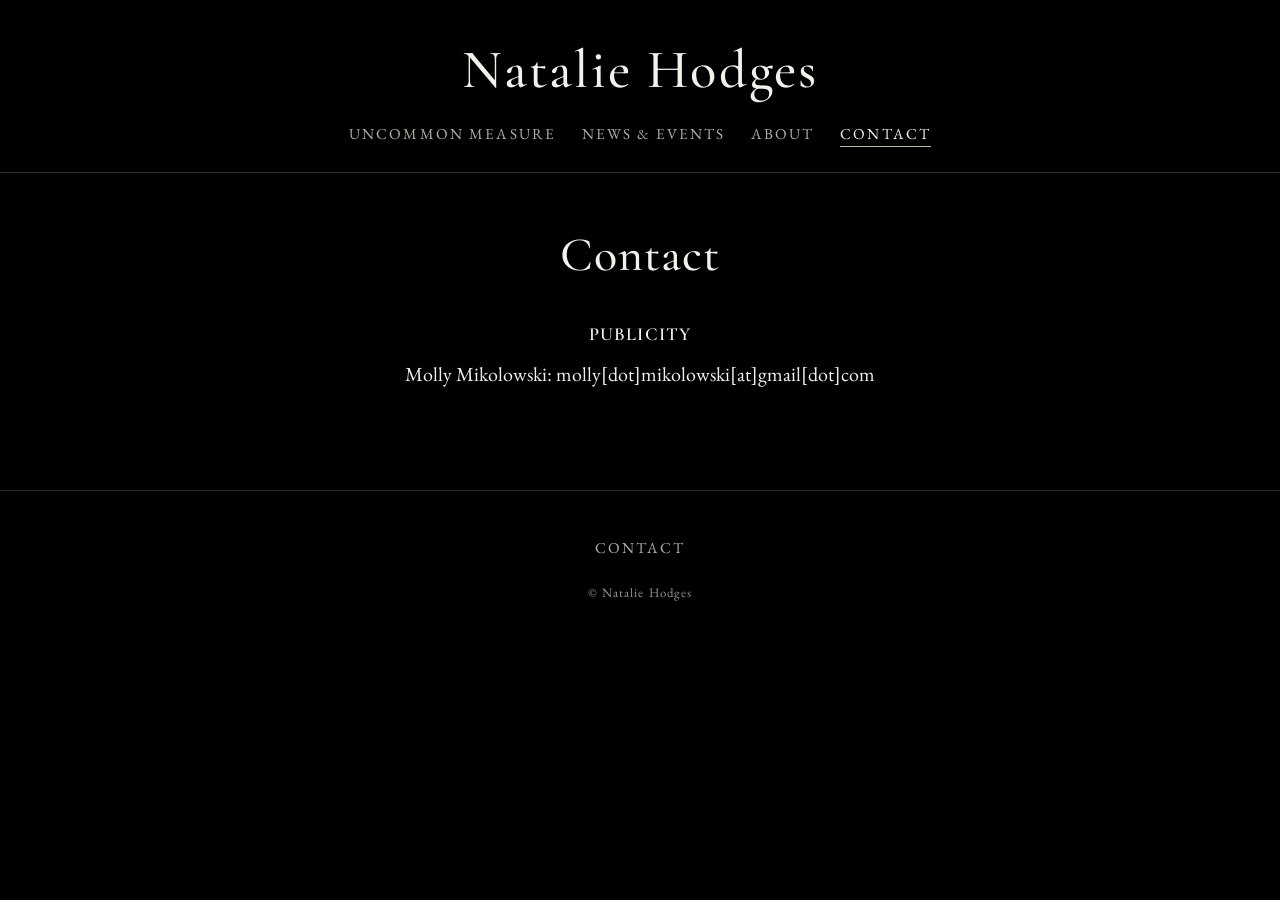
<file: contact.html>
<!DOCTYPE html>
<html lang="en">
<head>
  <meta charset="utf-8">
  <meta name="viewport" content="width=device-width, initial-scale=1">
  <title>Contact — Natalie Hodges</title>
  <meta name="description" content="Contact and publicity information for Natalie Hodges.">
  <link rel="stylesheet" href="css/style.css">
</head>
<body>
  <a class="skip-link" href="#main">Skip to Content</a>

  <header class="site-header">
    <h1 class="site-title"><a href="index.html">Natalie Hodges</a></h1>
    <nav class="site-nav" aria-label="Primary">
      <ul>
        <li><a href="uncommon-measure.html">Uncommon Measure</a></li>
        <li><a href="news.html">News &amp; Events</a></li>
        <li><a href="about.html">About</a></li>
        <li><a href="contact.html" aria-current="page">Contact</a></li>
      </ul>
    </nav>
  </header>

  <main id="main">
    <h2 class="page-title">Contact</h2>
    <div class="contact-block">
      <h4>Publicity</h4>
      <p>Molly Mikolowski: molly[dot]mikolowski[at]gmail[dot]com</p>
    </div>
  </main>

  <footer class="site-footer">
    <a class="footer-link" href="contact.html">Contact</a>
    <span class="copyright">&copy; Natalie Hodges</span>
  </footer>
</body>
</html>
</file>
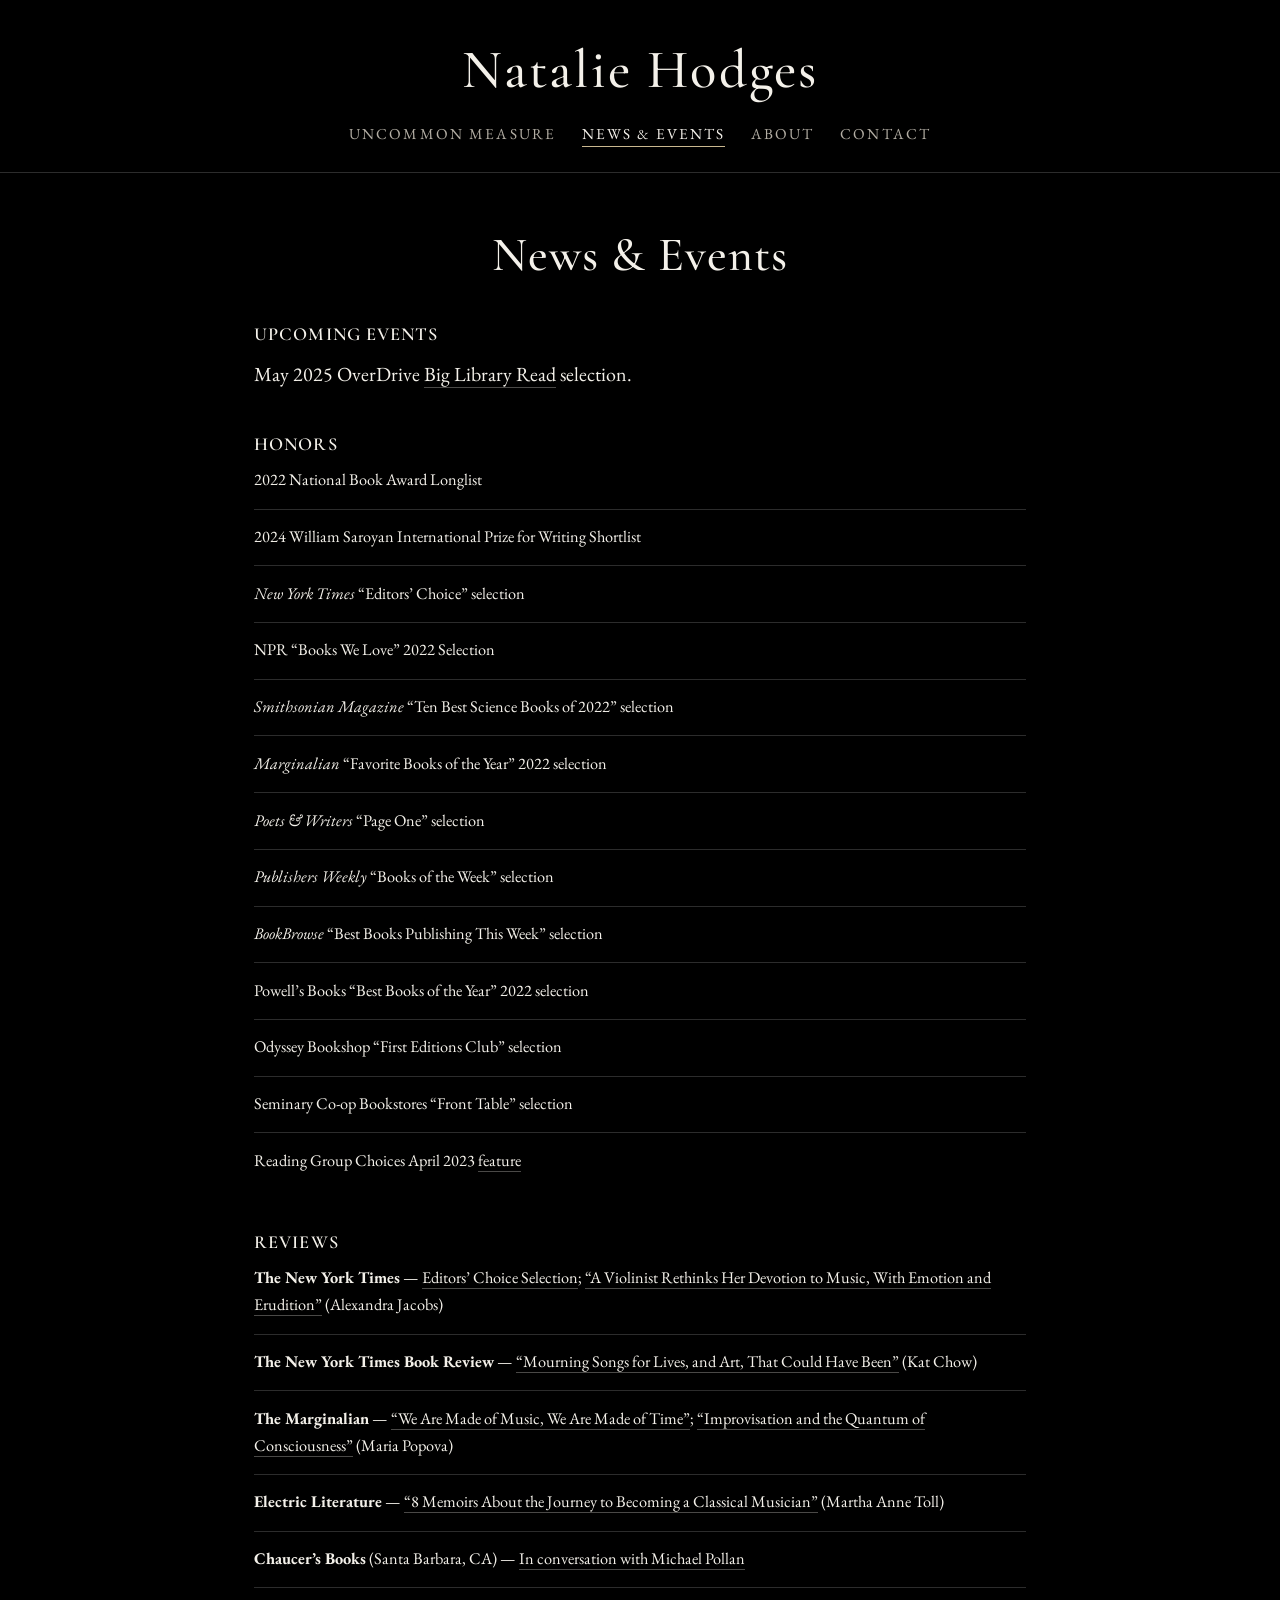
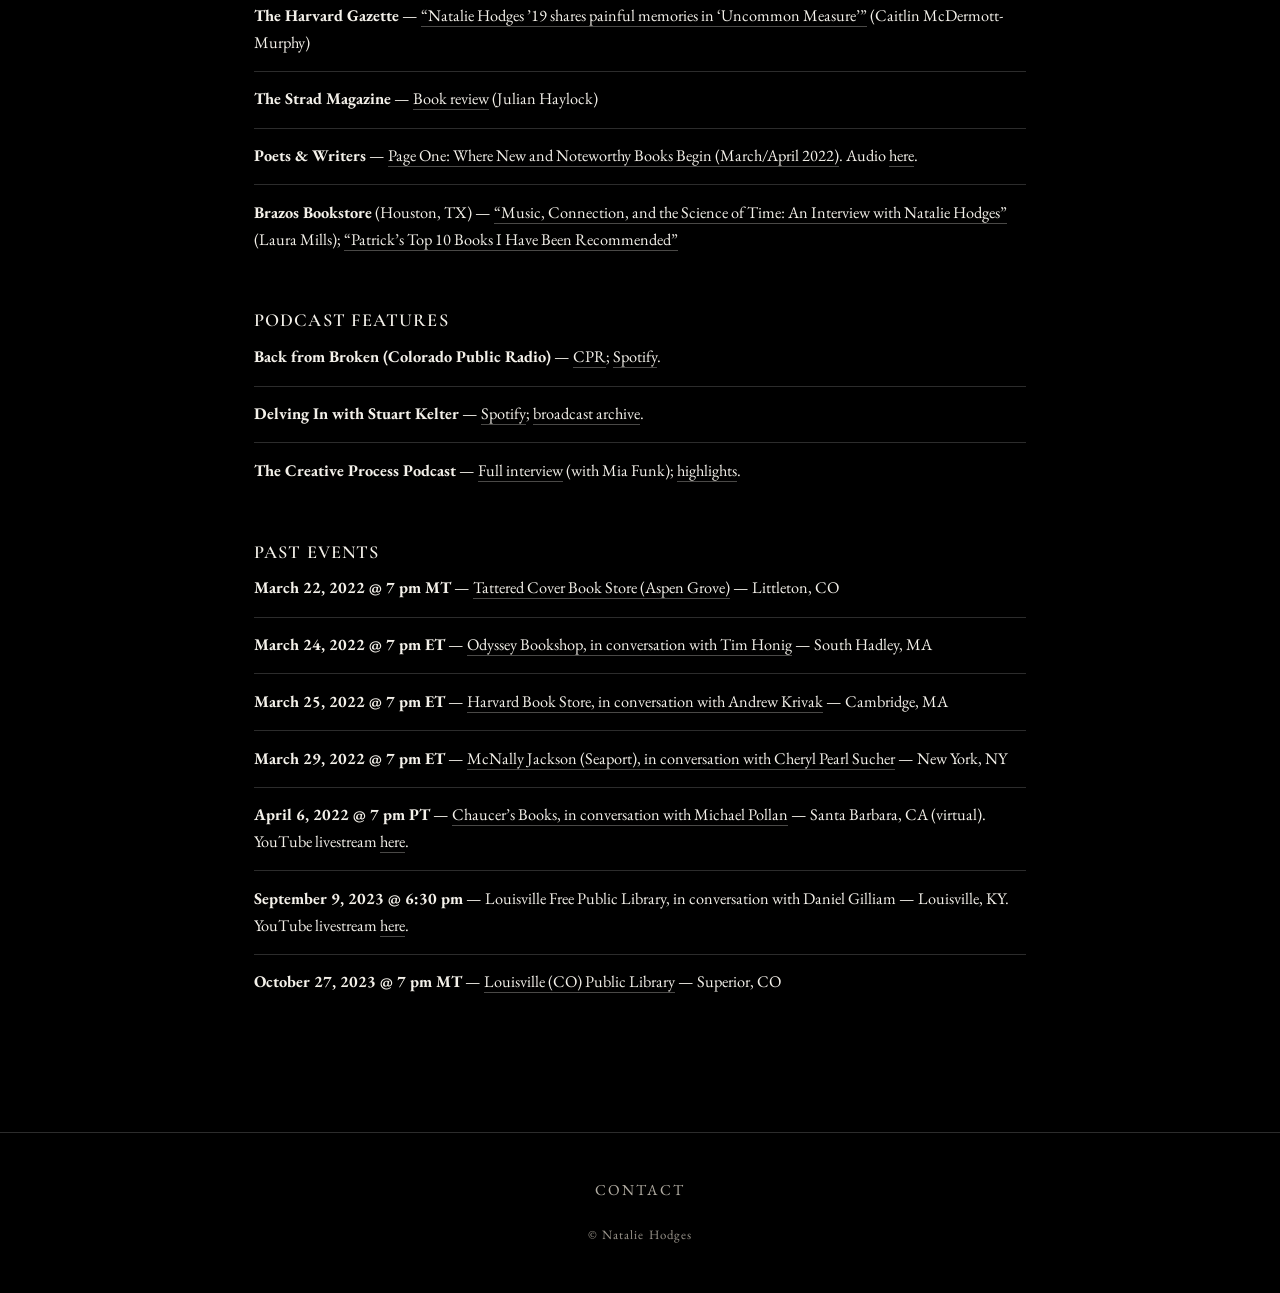
<file: news.html>
<!DOCTYPE html>
<html lang="en">
<head>
  <meta charset="utf-8">
  <meta name="viewport" content="width=device-width, initial-scale=1">
  <title>News &amp; Events — Natalie Hodges</title>
  <meta name="description" content="News, honors, reviews, podcast features, and events for Natalie Hodges and Uncommon Measure.">
  <link rel="stylesheet" href="css/style.css">
</head>
<body>
  <a class="skip-link" href="#main">Skip to Content</a>

  <header class="site-header">
    <h1 class="site-title"><a href="index.html">Natalie Hodges</a></h1>
    <nav class="site-nav" aria-label="Primary">
      <ul>
        <li><a href="uncommon-measure.html">Uncommon Measure</a></li>
        <li><a href="news.html" aria-current="page">News &amp; Events</a></li>
        <li><a href="about.html">About</a></li>
        <li><a href="contact.html">Contact</a></li>
      </ul>
    </nav>
  </header>

  <main id="main">
    <h2 class="page-title">News &amp; Events</h2>

    <section class="news-section">
      <h4>Upcoming Events</h4>
      <p>May 2025 OverDrive <a href="https://www.biglibraryread.com/" target="_blank" rel="noopener">Big Library Read</a> selection.</p>
    </section>

    <section class="news-section">
      <h4>Honors</h4>
      <ul class="news-list">
        <li>2022 National Book Award Longlist</li>
        <li>2024 William Saroyan International Prize for Writing Shortlist</li>
        <li><em>New York Times</em> &ldquo;Editors&rsquo; Choice&rdquo; selection</li>
        <li>NPR &ldquo;Books We Love&rdquo; 2022 Selection</li>
        <li><em>Smithsonian Magazine</em> &ldquo;Ten Best Science Books of 2022&rdquo; selection</li>
        <li><em>Marginalian</em> &ldquo;Favorite Books of the Year&rdquo; 2022 selection</li>
        <li><em>Poets &amp; Writers</em> &ldquo;Page One&rdquo; selection</li>
        <li><em>Publishers Weekly</em> &ldquo;Books of the Week&rdquo; selection</li>
        <li><em>BookBrowse</em> &ldquo;Best Books Publishing This Week&rdquo; selection</li>
        <li>Powell&rsquo;s Books &ldquo;Best Books of the Year&rdquo; 2022 selection</li>
        <li>Odyssey Bookshop &ldquo;First Editions Club&rdquo; selection</li>
        <li>Seminary Co-op Bookstores &ldquo;Front Table&rdquo; selection</li>
        <li>Reading Group Choices April 2023 <a href="https://readinggroupchoices.com/books/uncommon-measure/" target="_blank" rel="noopener">feature</a></li>
      </ul>
    </section>

    <section class="news-section">
      <h4>Reviews</h4>
      <ul class="news-list">
        <li><strong>The New York Times</strong> &mdash; <a href="https://www.nytimes.com/2022/04/07/books/review/12-new-books-we-recommend-this-week.html" target="_blank" rel="noopener">Editors&rsquo; Choice Selection</a>; <a href="https://www.nytimes.com/2022/03/28/books/review-uncommon-measure-natalie-hodges.html" target="_blank" rel="noopener">&ldquo;A Violinist Rethinks Her Devotion to Music, With Emotion and Erudition&rdquo;</a> (Alexandra Jacobs)</li>
        <li><strong>The New York Times Book Review</strong> &mdash; <a href="https://www.nytimes.com/2022/04/13/books/review/the-unwritten-book-samantha-hunt-uncommon-measure-natalie-hodges-dear-damage-ashley-marie-farmer.html" target="_blank" rel="noopener">&ldquo;Mourning Songs for Lives, and Art, That Could Have Been&rdquo;</a> (Kat Chow)</li>
        <li><strong>The Marginalian</strong> &mdash; <a href="https://www.themarginalian.org/2022/04/12/uncommon-measure-natalie-hodges/" target="_blank" rel="noopener">&ldquo;We Are Made of Music, We Are Made of Time&rdquo;</a>; <a href="https://www.themarginalian.org/2022/07/06/improvisation/" target="_blank" rel="noopener">&ldquo;Improvisation and the Quantum of Consciousness&rdquo;</a> (Maria Popova)</li>
        <li><strong>Electric Literature</strong> &mdash; <a href="https://electricliterature.com/memoirs-about-the-challenging-journey-to-becoming-a-classical-musician/" target="_blank" rel="noopener">&ldquo;8 Memoirs About the Journey to Becoming a Classical Musician&rdquo;</a> (Martha Anne Toll)</li>
        <li><strong>Chaucer&rsquo;s Books</strong> (Santa Barbara, CA) &mdash; <a href="https://www.youtube.com/watch?v=U78BUl-PN78" target="_blank" rel="noopener">In conversation with Michael Pollan</a></li>
        <li><strong>The Harvard Gazette</strong> &mdash; <a href="https://news.harvard.edu/gazette/story/2022/04/natalie-hodges-19-shares-painful-memories-in-uncommon-measure/" target="_blank" rel="noopener">&ldquo;Natalie Hodges &rsquo;19 shares painful memories in &lsquo;Uncommon Measure&rsquo;&rdquo;</a> (Caitlin McDermott-Murphy)</li>
        <li><strong>The Strad Magazine</strong> &mdash; <a href="https://www.thestrad.com/reviews/book-review-uncommon-measure-a-journey-through-music-performance-and-the-science-of-time/15269.article" target="_blank" rel="noopener">Book review</a> (Julian Haylock)</li>
        <li><strong>Poets &amp; Writers</strong> &mdash; <a href="https://www.pw.org/content/page_one_where_new_and_noteworthy_books_begin_108" target="_blank" rel="noopener">Page One: Where New and Noteworthy Books Begin (March/April 2022)</a>. Audio <a href="https://www.pw.org/content/uncommon_measure_a_journey_through_music_performance_and_the_science_of_time_by_natalie" target="_blank" rel="noopener">here</a>.</li>
        <li><strong>Brazos Bookstore</strong> (Houston, TX) &mdash; <a href="https://www.brazosbookstore.com/music-connection-and-science-time-interview-natalie-hodges" target="_blank" rel="noopener">&ldquo;Music, Connection, and the Science of Time: An Interview with Natalie Hodges&rdquo;</a> (Laura Mills); <a href="https://www.brazosbookstore.com/patricks-top-10-books-i-have-been-recommended" target="_blank" rel="noopener">&ldquo;Patrick&rsquo;s Top 10 Books I Have Been Recommended&rdquo;</a></li>
      </ul>
    </section>

    <section class="news-section">
      <h4>Podcast Features</h4>
      <ul class="news-list">
        <li><strong>Back from Broken (Colorado Public Radio)</strong> &mdash; <a href="https://www.cpr.org/podcast-episode/natalie-hodges/" target="_blank" rel="noopener">CPR</a>; <a href="https://open.spotify.com/episode/1C7KCAWWO61XiPq7ryOvFq?si=1ecdb8b7d095482d" target="_blank" rel="noopener">Spotify</a>.</li>
        <li><strong>Delving In with Stuart Kelter</strong> &mdash; <a href="https://open.spotify.com/show/4v0hZRU29ian74qK5G5inJ" target="_blank" rel="noopener">Spotify</a>; <a href="https://www.lccommunityradio.org/archives/delving-in-natalie-hodges-on-her-journey-through-music-performance-and-the-science-of-time" target="_blank" rel="noopener">broadcast archive</a>.</li>
        <li><strong>The Creative Process Podcast</strong> &mdash; <a href="https://open.spotify.com/episode/5GSYVGqNr8jMDURMeNaUHo?si=8cdf5fae1ff24f4d" target="_blank" rel="noopener">Full interview</a> (with Mia Funk); <a href="https://open.spotify.com/episode/5IUwribjKbDaxvfNtXcb7I?si=de7fce6f81e940d6" target="_blank" rel="noopener">highlights</a>.</li>
      </ul>
    </section>

    <section class="news-section">
      <h4>Past Events</h4>
      <ul class="news-list">
        <li><strong>March 22, 2022 @ 7 pm MT</strong> &mdash; <a href="https://www.tatteredcover.com/event/natalie-hodges-live-aspen-grove" target="_blank" rel="noopener">Tattered Cover Book Store (Aspen Grove)</a> &mdash; Littleton, CO</li>
        <li><strong>March 24, 2022 @ 7 pm ET</strong> &mdash; <a href="https://www.odysseybks.com/event/natalie-hodges-person" target="_blank" rel="noopener">Odyssey Bookshop, in conversation with Tim Honig</a> &mdash; South Hadley, MA</li>
        <li><strong>March 25, 2022 @ 7 pm ET</strong> &mdash; <a href="https://www.harvard.com/event/natalie_hodges/" target="_blank" rel="noopener">Harvard Book Store, in conversation with Andrew Krivak</a> &mdash; Cambridge, MA</li>
        <li><strong>March 29, 2022 @ 7 pm ET</strong> &mdash; <a href="https://www.mcnallyjackson.com/event/book-launch-uncommon-measure-natalie-hodges" target="_blank" rel="noopener">McNally Jackson (Seaport), in conversation with Cheryl Pearl Sucher</a> &mdash; New York, NY</li>
        <li><strong>April 6, 2022 @ 7 pm PT</strong> &mdash; <a href="https://www.chaucersbooks.com/event/virtual-event-author-natalie-hodges-discussion-michael-pollan" target="_blank" rel="noopener">Chaucer&rsquo;s Books, in conversation with Michael Pollan</a> &mdash; Santa Barbara, CA (virtual). YouTube livestream <a href="https://www.youtube.com/watch?v=U78BUl-PN78" target="_blank" rel="noopener">here</a>.</li>
        <li><strong>September 9, 2023 @ 6:30 pm</strong> &mdash; Louisville Free Public Library, in conversation with Daniel Gilliam &mdash; Louisville, KY. YouTube livestream <a href="https://www.youtube.com/watch?v=RtwneayJgZE&t=812s" target="_blank" rel="noopener">here</a>.</li>
        <li><strong>October 27, 2023 @ 7 pm MT</strong> &mdash; <a href="https://www.louisville-library.org/Home/Components/Calendar/Event/41566/351?curm=10&cury=2023" target="_blank" rel="noopener">Louisville (CO) Public Library</a> &mdash; Superior, CO</li>
      </ul>
    </section>
  </main>

  <footer class="site-footer">
    <a class="footer-link" href="contact.html">Contact</a>
    <span class="copyright">&copy; Natalie Hodges</span>
  </footer>
</body>
</html>
</file>
<file: css/style.css>
/* =========================================================
   Natalie Hodges — site styles
   A clean, literary replica of the original Squarespace look:
   minimal black-on-white palette, refined serif type,
   centered header with the author's name as the title.
   ========================================================= */

@import url('https://fonts.googleapis.com/css2?family=Cormorant+Garamond:ital,wght@0,400;0,500;0,600;1,400;1,500&family=EB+Garamond:ital,wght@0,400;0,500;1,400&display=swap');

:root {
  --bg: #000000;
  --ink: #f4f1ea;
  --ink-soft: #b3aea4;
  --rule: #2c2c2c;
  --link: #f4f1ea;
  --link-hover: #c9b78f;        /* warm muted gold on hover */
  --accent: #c9b78f;
  --maxw: 820px;
  --maxw-wide: 1080px;
  --serif-display: 'Cormorant Garamond', Georgia, 'Times New Roman', serif;
  --serif-body: 'EB Garamond', Georgia, 'Times New Roman', serif;
}

* { box-sizing: border-box; }

html { -webkit-text-size-adjust: 100%; }

body {
  margin: 0;
  background: var(--bg);
  color: var(--ink);
  font-family: var(--serif-body);
  font-size: 20px;
  line-height: 1.65;
  font-weight: 400;
  -webkit-font-smoothing: antialiased;
  text-rendering: optimizeLegibility;
}

img { max-width: 100%; height: auto; display: block; }

a {
  color: var(--link);
  text-decoration: none;
  border-bottom: 1px solid rgba(244,241,234,0.3);
  transition: color 0.2s ease, border-color 0.2s ease;
}

a:hover { color: var(--link-hover); border-color: var(--link-hover); }

/* ---------- Skip link ---------- */
.skip-link {
  position: absolute;
  left: -9999px;
  top: 0;
}
.skip-link:focus {
  left: 1rem;
  top: 1rem;
  background: var(--ink);
  color: var(--bg);
  padding: 0.5rem 1rem;
  z-index: 1000;
  border: none;
}

/* =========================================================
   Header / Navigation
   ========================================================= */
.site-header {
  text-align: center;
  padding: 2.6rem 1.5rem 1.4rem;
  border-bottom: 1px solid var(--rule);
}

.site-title {
  font-family: var(--serif-display);
  font-weight: 500;
  font-size: clamp(2.2rem, 5vw, 3.4rem);
  letter-spacing: 0.04em;
  margin: 0 0 1.1rem;
  line-height: 1.05;
}

.site-title a {
  border-bottom: none;
  color: var(--ink);
}
.site-title a:hover { color: var(--ink); }

.site-nav ul {
  list-style: none;
  margin: 0;
  padding: 0;
  display: flex;
  flex-wrap: wrap;
  justify-content: center;
  gap: 1.6rem;
}

.site-nav a {
  font-family: var(--serif-body);
  font-size: 0.95rem;
  letter-spacing: 0.14em;
  text-transform: uppercase;
  border-bottom: none;
  color: var(--ink-soft);
  padding-bottom: 2px;
}

.site-nav a:hover,
.site-nav a[aria-current="page"] {
  color: var(--ink);
  border-bottom: 1px solid var(--accent);
}

/* =========================================================
   Layout
   ========================================================= */
main {
  max-width: var(--maxw);
  margin: 0 auto;
  padding: 3.4rem 1.5rem 2rem;
}

main.wide { max-width: var(--maxw-wide); }

.page-title {
  font-family: var(--serif-display);
  font-weight: 500;
  font-size: clamp(2rem, 4.5vw, 3rem);
  letter-spacing: 0.02em;
  text-align: center;
  margin: 0 0 2.4rem;
}

h2, h3, h4 {
  font-family: var(--serif-display);
  font-weight: 600;
  line-height: 1.2;
}

h3 { font-size: 1.7rem; margin: 2.4rem 0 1rem; }
h4 {
  font-size: 1.15rem;
  letter-spacing: 0.06em;
  text-transform: uppercase;
  font-weight: 600;
  margin: 2.2rem 0 0.8rem;
  color: var(--ink);
}

p { margin: 0 0 1.2rem; }

.lead { font-size: 1.12rem; }

.center { text-align: center; }

.subtitle {
  font-family: var(--serif-display);
  font-style: italic;
  font-size: clamp(1.3rem, 3vw, 1.7rem);
  text-align: center;
  color: var(--ink-soft);
  margin: -1.4rem 0 2.4rem;
  font-weight: 500;
}

.caption {
  font-style: italic;
  font-size: 0.95rem;
  color: var(--ink-soft);
  text-align: center;
  margin-top: 0.6rem;
}

hr {
  border: none;
  border-top: 1px solid var(--rule);
  margin: 2.6rem 0;
}

/* ---------- Buttons / link rows ---------- */
.button-row {
  display: flex;
  flex-wrap: wrap;
  justify-content: center;
  gap: 1rem;
  margin: 1.8rem 0;
}

.btn {
  font-family: var(--serif-body);
  font-size: 0.9rem;
  letter-spacing: 0.12em;
  text-transform: uppercase;
  padding: 0.7rem 1.5rem;
  border: 1px solid var(--ink);
  color: var(--ink);
  background: transparent;
  transition: background 0.2s ease, color 0.2s ease;
}
.btn:hover {
  background: var(--ink);
  color: var(--bg);
  border-color: var(--ink);
}

/* ---------- Two-column book layout (cover left, text right) ---------- */
.book-layout {
  display: flex;
  flex-wrap: wrap;
  align-items: flex-start;
  gap: 2.6rem;
  margin: 1rem 0 2rem;
}
.book-layout .cover {
  flex: 0 0 300px;
  max-width: 300px;
  margin: 0;
}
.book-layout .cover img { margin: 0; }
.book-layout .content {
  flex: 1 1 320px;
  min-width: 280px;
}
.book-layout .content > :first-child { margin-top: 0; }
/* Center-aligned blocks shouldn't force-center inside the column */
.book-layout .content .praise,
.book-layout .content .button-row { margin-left: 0; margin-right: 0; }
.book-layout .content .praise { text-align: left; }
.book-layout .content .button-row { justify-content: flex-start; }

@media (max-width: 640px) {
  .book-layout { gap: 1.6rem; }
  .book-layout .cover {
    flex-basis: auto;
    max-width: 280px;
    margin: 0 auto;
  }
  .book-layout .content .praise { text-align: center; }
  .book-layout .content .button-row { justify-content: center; }
}

/* ---------- Home hero (large cover, praise spread to the right) ---------- */
.home-hero {
  display: flex;
  flex-wrap: wrap;
  align-items: stretch;
  gap: 3.5rem;
  margin: 1rem 0 2.5rem;
}
.home-hero .cover {
  flex: 0 0 460px;
  max-width: 460px;
  margin: 0;
}
.home-hero .cover img { margin: 0; }
.home-hero .praise {
  flex: 1 1 320px;
  min-width: 280px;
  display: flex;
  flex-direction: column;
  justify-content: space-between;
  text-align: left;
  margin: 0;
  max-width: none;
  padding: 0.5rem 0;
}
.home-hero .praise p {
  font-family: var(--serif-display);
  font-style: italic;
  font-size: clamp(1.4rem, 2.2vw, 1.9rem);
  line-height: 1.25;
  margin: 0;
}
.home-hero .praise p strong { font-weight: 600; }
.home-hero .praise .source { font-style: italic; }

@media (max-width: 760px) {
  .home-hero {
    flex-direction: column;
    align-items: center;
    gap: 2rem;
  }
  .home-hero .cover { flex-basis: auto; max-width: 360px; }
  .home-hero .praise {
    text-align: center;
    justify-content: flex-start;
    gap: 1.4rem;
  }
}

/* ---------- Home hero ---------- */
.hero-cover {
  max-width: 420px;
  margin: 0 auto 2rem;
}

.praise {
  text-align: center;
  margin: 2rem auto;
  max-width: 640px;
}
.praise p {
  font-family: var(--serif-display);
  font-size: 1.35rem;
  margin: 0.4rem 0;
}
.praise .source { font-style: italic; }

/* ---------- Book page ---------- */
.book-cover { max-width: 380px; margin: 2.4rem auto; }

.praise-list blockquote {
  margin: 0 0 1.8rem;
  padding-left: 1.2rem;
  border-left: 2px solid var(--rule);
  font-size: 1.05rem;
}
.praise-list cite {
  display: block;
  margin-top: 0.5rem;
  font-style: normal;
  font-size: 0.95rem;
  color: var(--ink-soft);
}

/* ---------- News & Events ---------- */
.news-section { margin-bottom: 2.6rem; }
.news-list { list-style: none; margin: 0; padding: 0; }
.news-list li {
  margin: 0 0 0.9rem;
  padding-bottom: 0.9rem;
  border-bottom: 1px solid var(--rule);
  font-size: 1.02rem;
}
.news-list li:last-child { border-bottom: none; }

/* ---------- About ---------- */
.about-photo { max-width: 460px; margin: 0 auto 1.6rem; }

/* ---------- Contact ---------- */
.contact-block { text-align: center; }

/* =========================================================
   Footer
   ========================================================= */
.site-footer {
  text-align: center;
  border-top: 1px solid var(--rule);
  padding: 2.4rem 1.5rem 3rem;
  margin-top: 3rem;
}
.site-footer .footer-link {
  font-family: var(--serif-body);
  font-size: 0.95rem;
  letter-spacing: 0.14em;
  text-transform: uppercase;
  border-bottom: none;
  color: var(--ink-soft);
}
.site-footer .footer-link:hover { color: var(--ink); }
.site-footer .copyright {
  display: block;
  margin-top: 1.2rem;
  font-size: 0.8rem;
  letter-spacing: 0.08em;
  color: #9a958c;
}

/* =========================================================
   Responsive
   ========================================================= */
@media (max-width: 600px) {
  body { font-size: 18px; }
  .site-nav ul { gap: 1rem 1.1rem; }
  .site-nav a { font-size: 0.82rem; letter-spacing: 0.1em; }
  main { padding-top: 2.4rem; }
}
</file>
